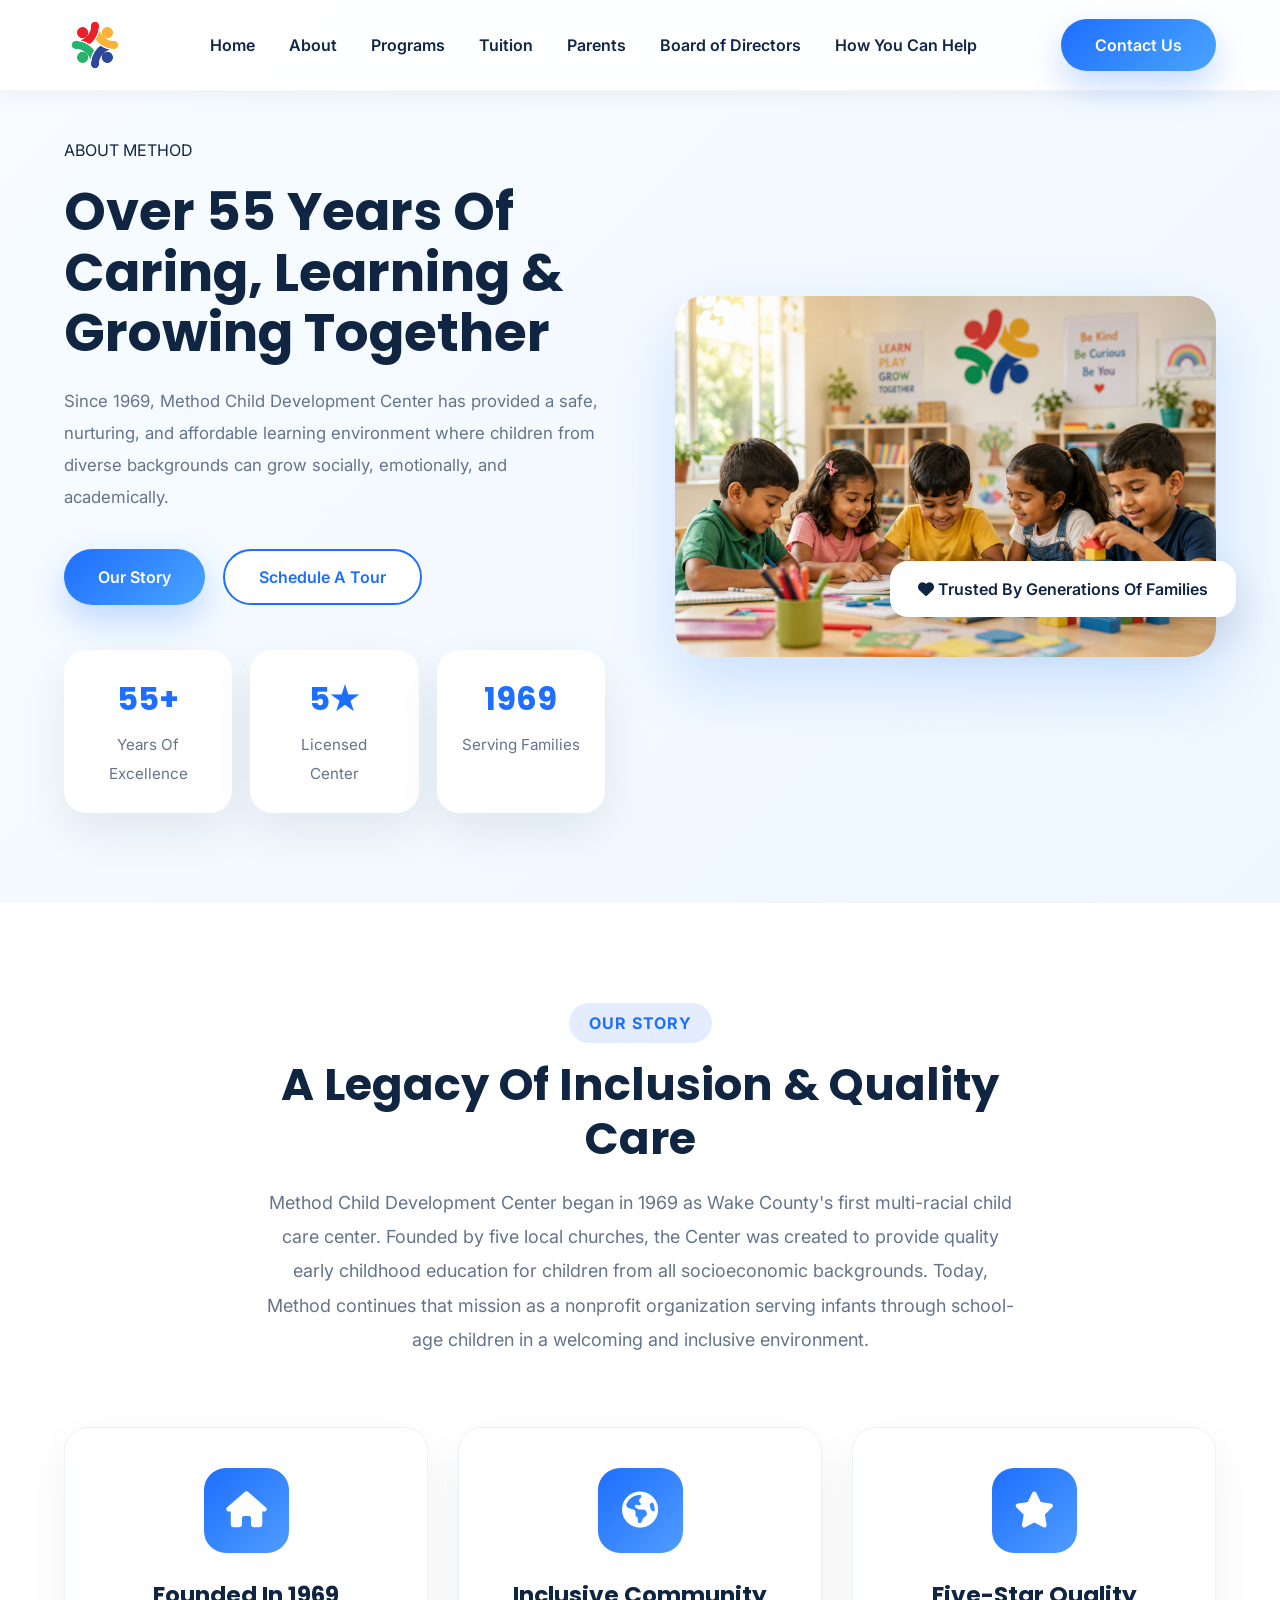
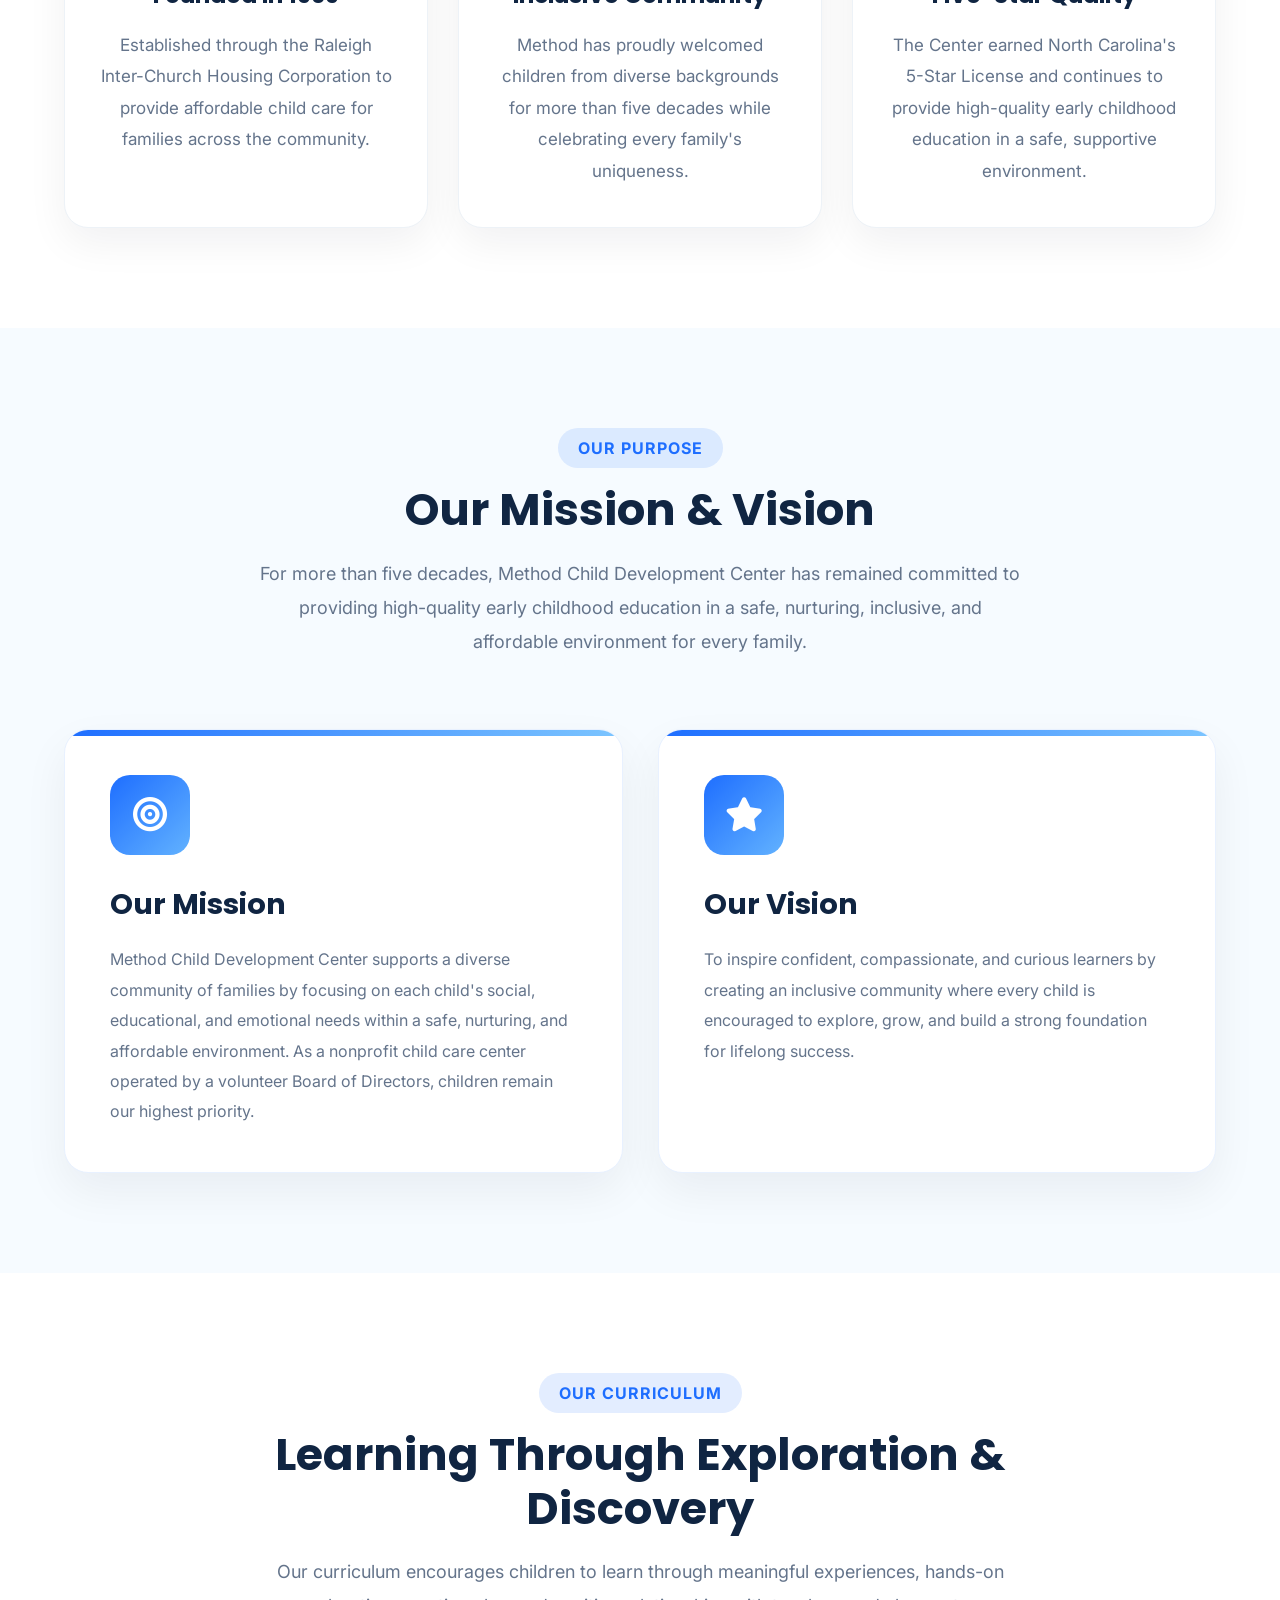
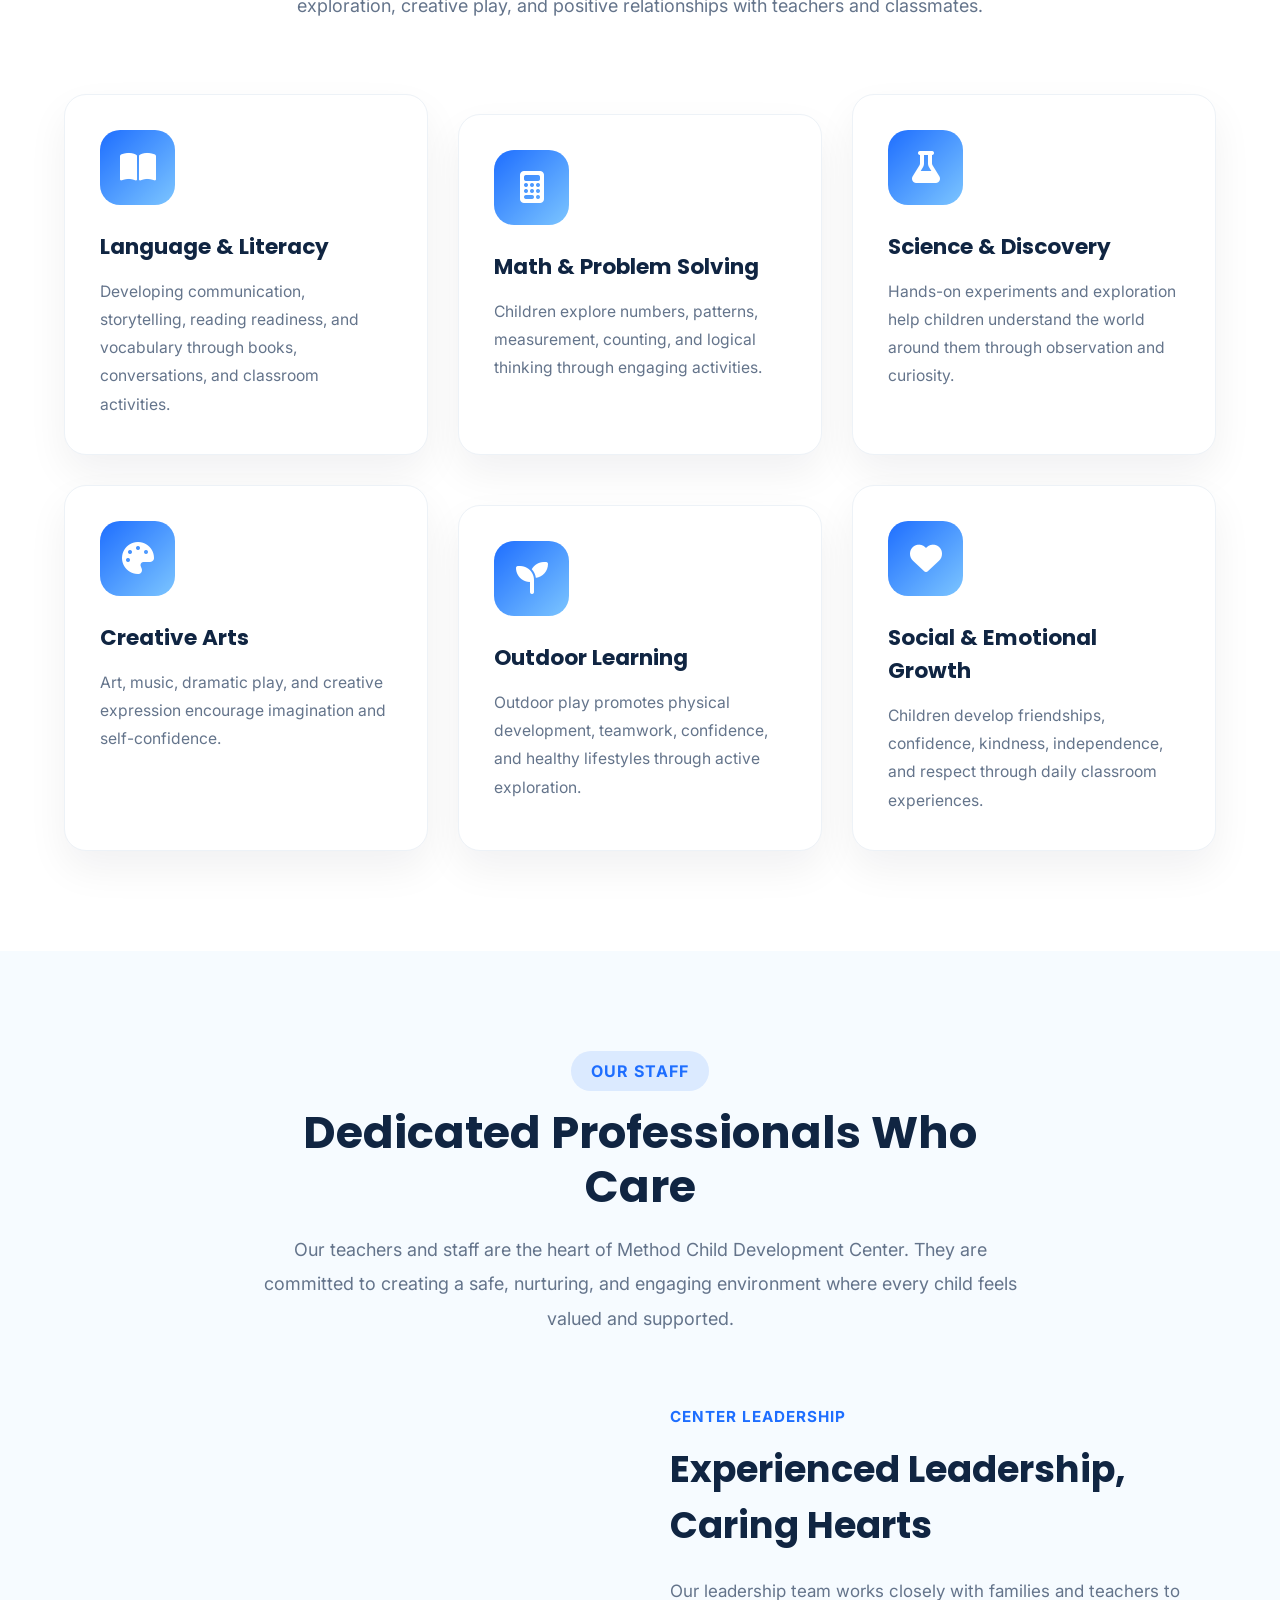
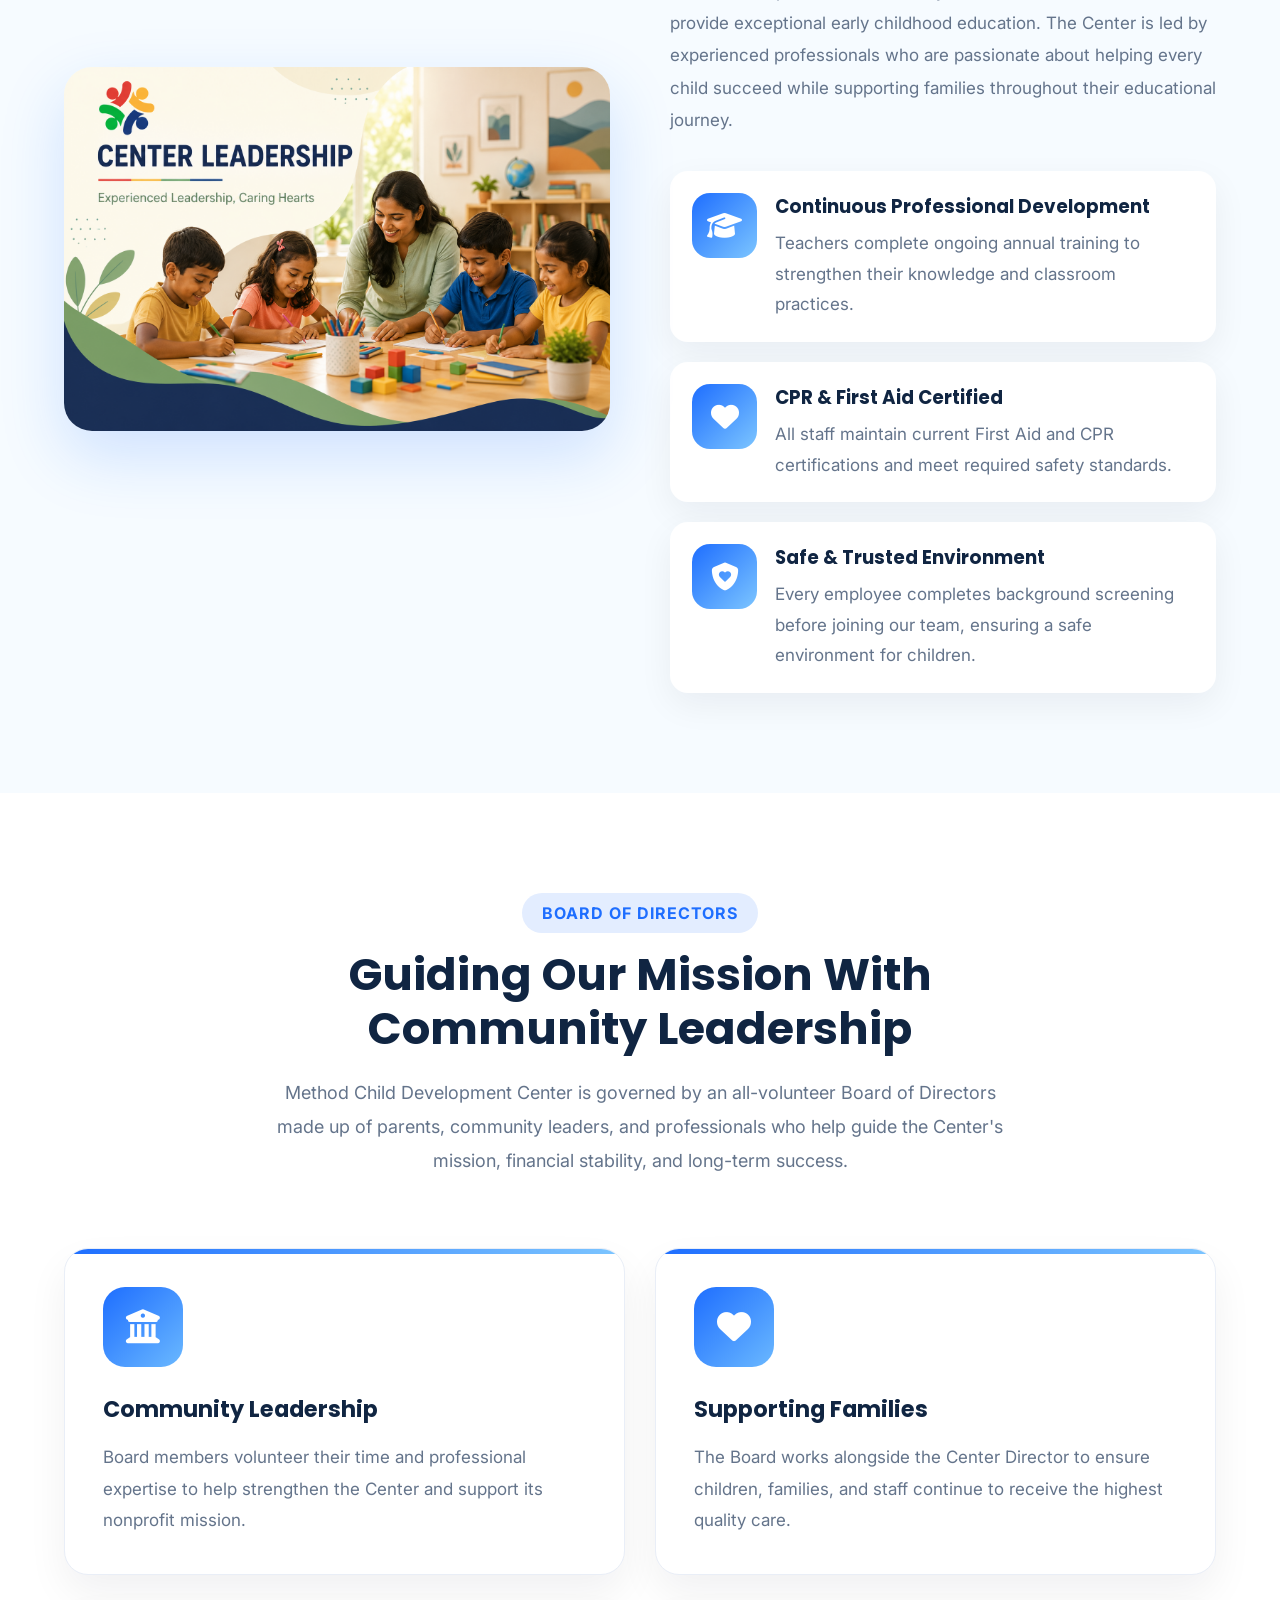
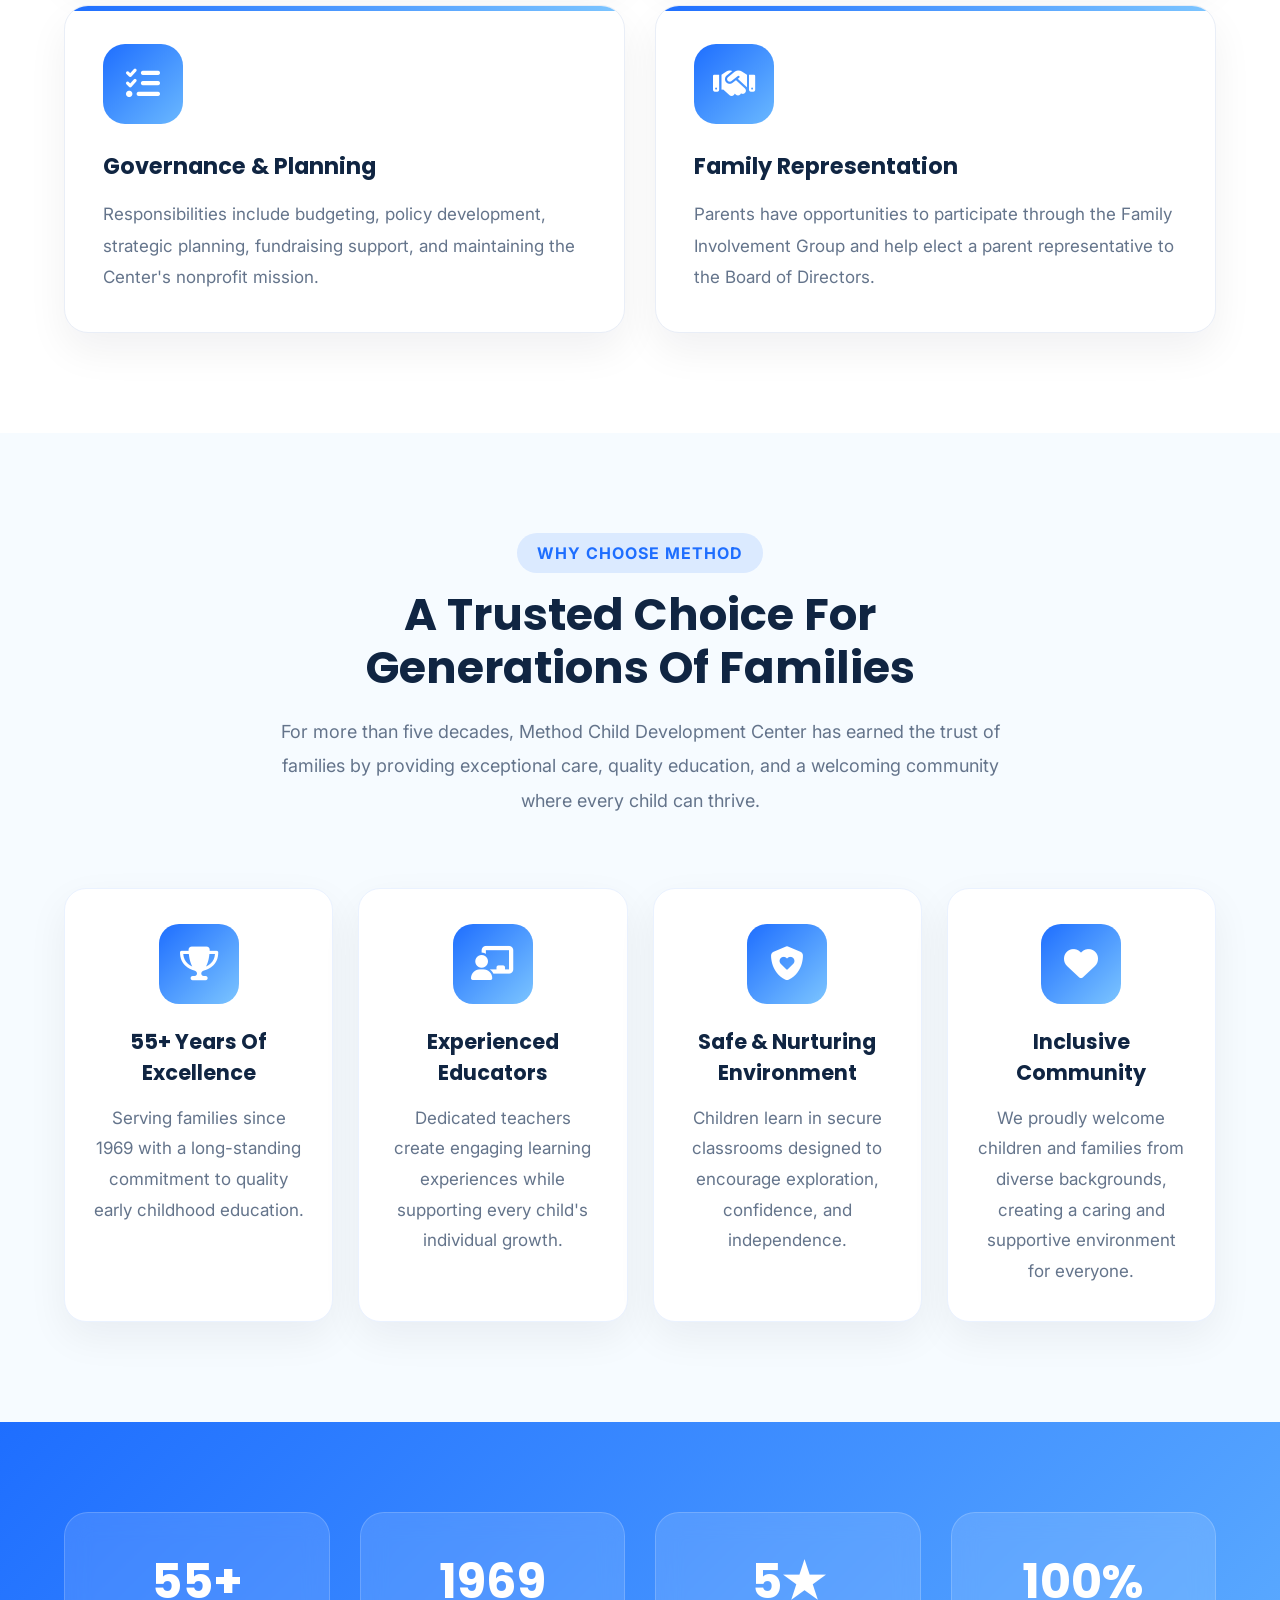
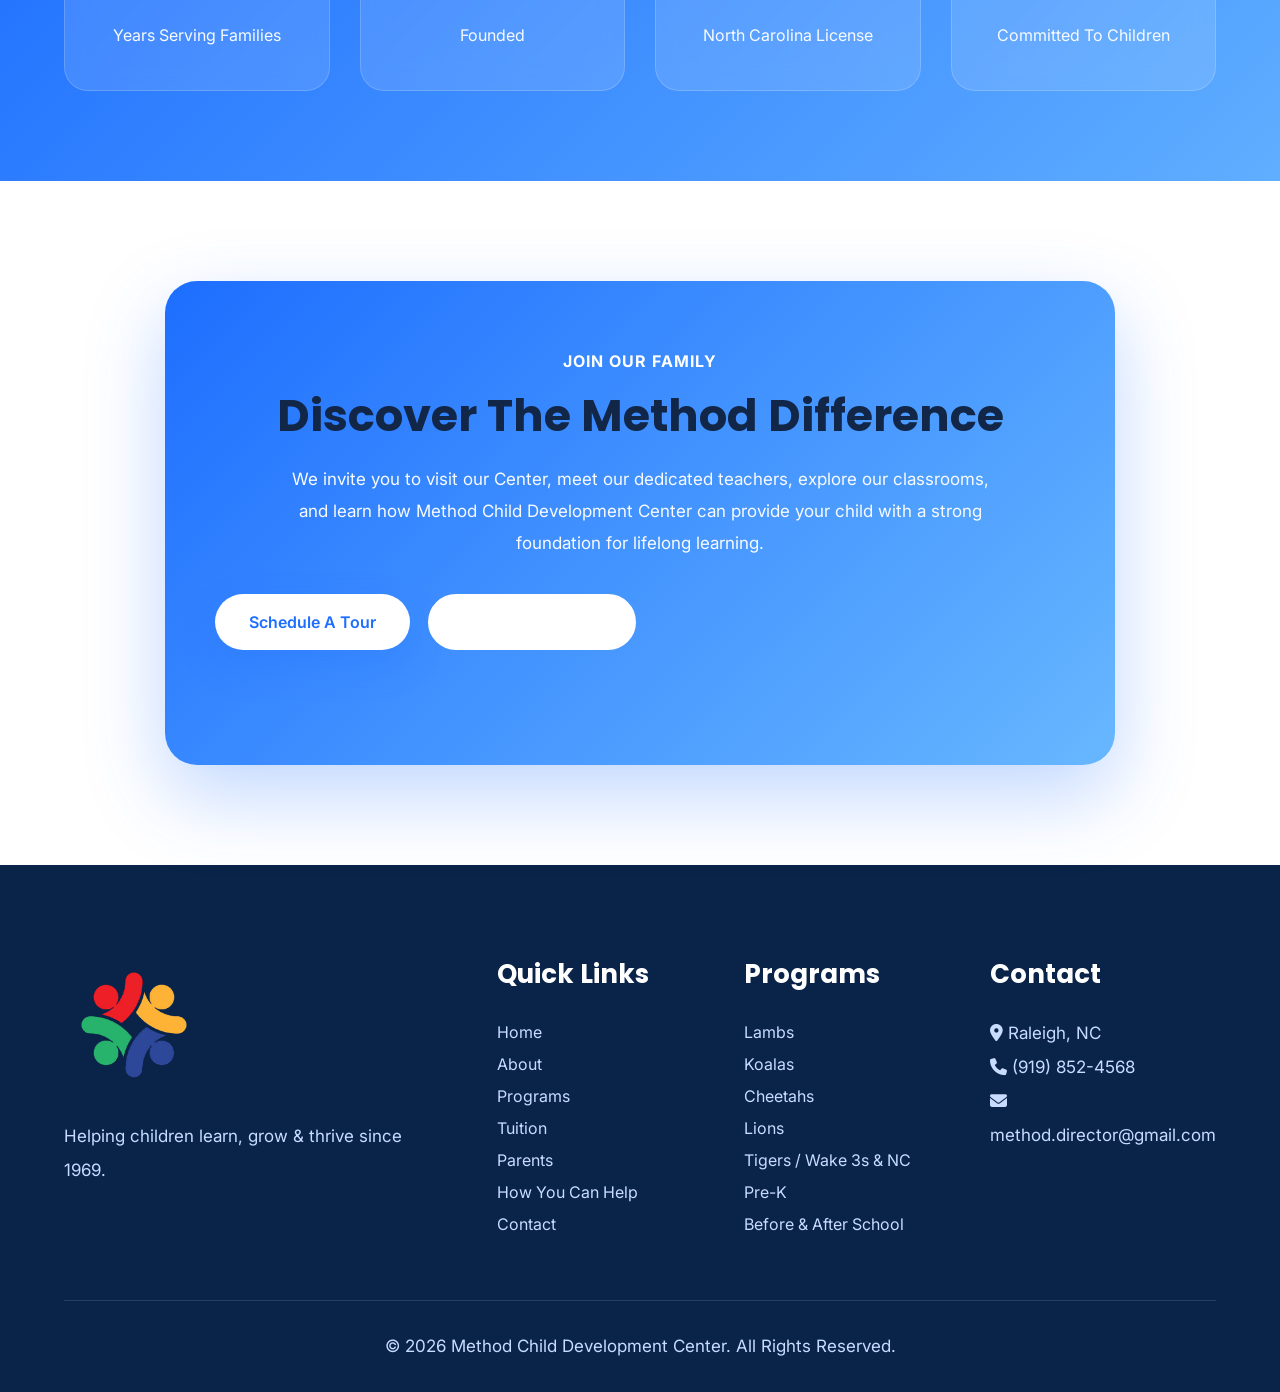
<file: about.html>
<!DOCTYPE html>
<html lang="en">

<head>

<meta charset="UTF-8">
<meta name="viewport" content="width=device-width, initial-scale=1.0">

<title>About-Us | Method Child Development Center</title>

<link rel="stylesheet" href="style.css">
<link rel="stylesheet" href="about.css">

<link rel="preconnect" href="https://fonts.googleapis.com">

<link href="https://fonts.googleapis.com/css2?family=Inter:wght@300;400;500;600;700&family=Poppins:wght@500;600;700;800&display=swap" rel="stylesheet">

  <link rel="stylesheet" href="https://cdnjs.cloudflare.com/ajax/libs/font-awesome/6.7.2/css/all.min.css">
</head>

<body>

<!-- HEADER -->

<header class="header">

<div class="container">

<div class="logo">

<a href="index.html">
<img src="assets/logo.png" alt="Method Logo">
</a>

</div>

<nav class="navbar">

<ul>

<li><a href="index.html">Home</a></li>

<li><a class="active" href="about.html">About</a></li>

<li><a href="programs.html">Programs</a></li>

<li><a href="tuition.html">Tuition</a></li>

<li><a href="parents.html">Parents</a></li>

<li><a class="active" href="board.html">Board of Directors</a></li>

<li><a href="help.html">How You Can Help</a></li>



</ul>

</nav>

<div class="header-btn">

<a href="contact.html" class="btn-primary">

Contact Us

</a>

</div>

<div class="menu-btn">

<i class="fa-solid fa-bars"></i>

</div>

</div>

</header>

<!-- HERO -->

<section class="about-hero">

<div class="container">

<div class="about-hero-grid">

<div class="about-left">

<span class="hero-tag">

ABOUT METHOD

</span>

<h1>

Over 55 Years Of Caring, Learning & Growing Together

</h1>

<p>

Since 1969, Method Child Development Center has provided a safe,
nurturing, and affordable learning environment where children from
diverse backgrounds can grow socially, emotionally, and academically.

</p>

<div class="hero-buttons">

<a href="#story" class="btn-primary">

Our Story

</a>

<a href="contact.html" class="btn-secondary">

Schedule A Tour

</a>

</div>

<div class="about-stats">

<div class="stat-box">

<h3>55+</h3>

<p>Years Of Excellence</p>

</div>

<div class="stat-box">

<h3>5★</h3>

<p>Licensed Center</p>

</div>

<div class="stat-box">

<h3>1969</h3>

<p>Serving Families</p>

</div>

</div>

</div>

<div class="about-right">

<div class="hero-image">

<img src="assets/about-hero.png"
alt="Children Learning">

</div>

<div class="floating-card">

<i class="fa-solid fa-heart"></i> Trusted By Generations Of Families

</div>

</div>

</div>

</div>

</section>

<!-- OUR STORY -->

<section class="our-story" id="story">

<div class="container">

<div class="section-heading">

<span>

OUR STORY

</span>

<h2>

A Legacy Of Inclusion & Quality Care

</h2>

<p>

Method Child Development Center began in 1969 as Wake County's first
multi-racial child care center. Founded by five local churches, the
Center was created to provide quality early childhood education for
children from all socioeconomic backgrounds. Today, Method continues
that mission as a nonprofit organization serving infants through
school-age children in a welcoming and inclusive environment.

</p>

</div>

<div class="story-grid">

<div class="story-card">

<div class="story-icon">

<i class="fa-solid fa-house"></i>

</div>

<h3>

Founded In 1969

</h3>

<p>

Established through the Raleigh Inter-Church Housing Corporation
to provide affordable child care for families across the community.

</p>

</div>

<div class="story-card">

<div class="story-icon">

<i class="fa-solid fa-earth-americas"></i>

</div>

<h3>

Inclusive Community

</h3>

<p>

Method has proudly welcomed children from diverse backgrounds
for more than five decades while celebrating every family's uniqueness.

</p>

</div>

<div class="story-card">

<div class="story-icon">

<i class="fa-solid fa-star"></i>

</div>

<h3>

Five-Star Quality

</h3>

<p>

The Center earned North Carolina's 5-Star License and continues
to provide high-quality early childhood education in a safe,
supportive environment.

</p>

</div>

</div>

</div>

</section>
<!--=====================================
MISSION & VISION
======================================-->

<section class="mission-vision">

<div class="container">

<div class="section-heading">

<span>

OUR PURPOSE

</span>

<h2>

Our Mission & Vision

</h2>

<p>

For more than five decades, Method Child Development Center has
remained committed to providing high-quality early childhood
education in a safe, nurturing, inclusive, and affordable
environment for every family.

</p>

</div>

<div class="mission-grid">

<!-- Mission -->

<div class="mission-card">

<div class="mission-icon">

<i class="fa-solid fa-bullseye"></i>

</div>

<h3>

Our Mission

</h3>

<p>

Method Child Development Center supports a diverse community of
families by focusing on each child's social, educational, and
emotional needs within a safe, nurturing, and affordable
environment. As a nonprofit child care center operated by a
volunteer Board of Directors, children remain our highest priority.

</p>

</div>

<!-- Vision -->

<div class="mission-card">

<div class="mission-icon">

<i class="fa-solid fa-star"></i>

</div>

<h3>

Our Vision

</h3>

<p>

To inspire confident, compassionate, and curious learners by
creating an inclusive community where every child is encouraged
to explore, grow, and build a strong foundation for lifelong
success.

</p>

</div>

</div>

</div>

</section>

<!--=====================================
CURRICULUM
======================================-->

<section class="about-curriculum">

<div class="container">

<div class="section-heading">

<span>

OUR CURRICULUM

</span>

<h2>

Learning Through Exploration & Discovery

</h2>

<p>

Our curriculum encourages children to learn through meaningful
experiences, hands-on exploration, creative play, and positive
relationships with teachers and classmates.

</p>

</div>

<div class="curriculum-grid">

<div class="curriculum-card">

<div class="curriculum-icon"><i class="fa-solid fa-book-open"></i></div>

<h3>Language & Literacy</h3>

<p>

Developing communication, storytelling,
reading readiness, and vocabulary through
books, conversations, and classroom activities.

</p>

</div>

<div class="curriculum-card">

<div class="curriculum-icon"><i class="fa-solid fa-calculator"></i></div>

<h3>Math & Problem Solving</h3>

<p>

Children explore numbers, patterns,
measurement, counting, and logical thinking
through engaging activities.

</p>

</div>

<div class="curriculum-card">

<div class="curriculum-icon"><i class="fa-solid fa-flask"></i></div>

<h3>Science & Discovery</h3>

<p>

Hands-on experiments and exploration help
children understand the world around them
through observation and curiosity.

</p>

</div>

<div class="curriculum-card">

<div class="curriculum-icon"><i class="fa-solid fa-palette"></i></div>

<h3>Creative Arts</h3>

<p>

Art, music, dramatic play, and creative
expression encourage imagination and
self-confidence.

</p>

</div>

<div class="curriculum-card">

<div class="curriculum-icon"><i class="fa-solid fa-seedling"></i></div>

<h3>Outdoor Learning</h3>

<p>

Outdoor play promotes physical development,
teamwork, confidence, and healthy lifestyles
through active exploration.

</p>

</div>

<div class="curriculum-card">

<div class="curriculum-icon"><i class="fa-solid fa-heart"></i></div>

<h3>Social & Emotional Growth</h3>

<p>

Children develop friendships, confidence,
kindness, independence, and respect through
daily classroom experiences.

</p>

</div>

</div>

</div>

</section>
<!--=====================================
OUR STAFF
======================================-->

<section class="our-staff">

<div class="container">

<div class="section-heading">

<span>

OUR STAFF

</span>

<h2>

Dedicated Professionals Who Care

</h2>

<p>

Our teachers and staff are the heart of Method Child Development
Center. They are committed to creating a safe, nurturing, and
engaging environment where every child feels valued and supported.

</p>

</div>

<div class="staff-highlight">

<div class="staff-image">

<img
src="/assets/leadership.png"
alt="Center Director">

</div>

<div class="staff-content">

<span>

CENTER LEADERSHIP

</span>

<h3>

Experienced Leadership, Caring Hearts

</h3>

<p>

Our leadership team works closely with families and teachers to
provide exceptional early childhood education. The Center is led by
experienced professionals who are passionate about helping every
child succeed while supporting families throughout their educational
journey.

</p>

<div class="staff-features">

<div class="staff-feature">

<div class="feature-icon"><i class="fa-solid fa-graduation-cap"></i></div>

<div>

<h4>

Continuous Professional Development

</h4>

<p>

Teachers complete ongoing annual training to strengthen their
knowledge and classroom practices.

</p>

</div>

</div>

<div class="staff-feature">

<div class="feature-icon"><i class="fa-solid fa-heart"></i></div>

<div>

<h4>

CPR & First Aid Certified

</h4>

<p>

All staff maintain current First Aid and CPR certifications and
meet required safety standards.

</p>

</div>

</div>

<div class="staff-feature">

<div class="feature-icon"><i class="fa-solid fa-shield-heart"></i></div>

<div>

<h4>

Safe & Trusted Environment

</h4>

<p>

Every employee completes background screening before joining our
team, ensuring a safe environment for children.

</p>

</div>

</div>

</div>

</div>

</div>

</div>

</section>

<!--=====================================
BOARD OF DIRECTORS
======================================-->

<section class="board-directors">

<div class="container">

<div class="section-heading">

<span>

BOARD OF DIRECTORS

</span>

<h2>

Guiding Our Mission With Community Leadership

</h2>

<p>

Method Child Development Center is governed by an all-volunteer
Board of Directors made up of parents, community leaders, and
professionals who help guide the Center's mission, financial
stability, and long-term success. 

</p>

</div>

<div class="board-grid">

<div class="board-card">

<div class="board-icon">

<i class="fa-solid fa-building-columns"></i>

</div>

<h3>

Community Leadership

</h3>

<p>

Board members volunteer their time and professional expertise to
help strengthen the Center and support its nonprofit mission. 

</p>

</div>

<div class="board-card">

<div class="board-icon">

<i class="fa-solid fa-heart"></i>

</div>

<h3>

Supporting Families

</h3>

<p>

The Board works alongside the Center Director to ensure children,
families, and staff continue to receive the highest quality care.

</p>

</div>

<div class="board-card">

<div class="board-icon">

<i class="fa-solid fa-list-check"></i>

</div>

<h3>

Governance & Planning

</h3>

<p>

Responsibilities include budgeting, policy development, strategic
planning, fundraising support, and maintaining the Center's
nonprofit mission.

</p>

</div>

<div class="board-card">

<div class="board-icon">

<i class="fa-solid fa-handshake"></i>

</div>

<h3>

Family Representation

</h3>

<p>

Parents have opportunities to participate through the Family
Involvement Group and help elect a parent representative to the
Board of Directors. 

</p>

</div>

</div>

</div>

</section>
<!--=====================================
WHY FAMILIES CHOOSE US
======================================-->

<section class="why-choose-about">

<div class="container">

<div class="section-heading">

<span>

WHY CHOOSE METHOD

</span>

<h2>

A Trusted Choice For Generations Of Families

</h2>

<p>

For more than five decades, Method Child Development Center has
earned the trust of families by providing exceptional care,
quality education, and a welcoming community where every child
can thrive.

</p>

</div>

<div class="choose-grid">

<div class="choose-card">

<div class="choose-icon">

<i class="fa-solid fa-trophy"></i>

</div>

<h3>

55+ Years Of Excellence

</h3>

<p>

Serving families since 1969 with a long-standing commitment to
quality early childhood education.

</p>

</div>

<div class="choose-card">

<div class="choose-icon">

<i class="fa-solid fa-chalkboard-user"></i>

</div>

<h3>

Experienced Educators

</h3>

<p>

Dedicated teachers create engaging learning experiences while
supporting every child's individual growth.

</p>

</div>

<div class="choose-card">

<div class="choose-icon">

<i class="fa-solid fa-shield-heart"></i>

</div>

<h3>

Safe & Nurturing Environment

</h3>

<p>

Children learn in secure classrooms designed to encourage
exploration, confidence, and independence.

</p>

</div>

<div class="choose-card">

<div class="choose-icon">

<i class="fa-solid fa-heart"></i>

</div>

<h3>

Inclusive Community

</h3>

<p>

We proudly welcome children and families from diverse
backgrounds, creating a caring and supportive environment
for everyone.

</p>

</div>

</div>

</div>

</section>

<!--=====================================
OUR IMPACT
======================================-->

<section class="about-impact">

<div class="container">

<div class="impact-grid">

<div class="impact-card">

<h2>

55+

</h2>

<p>

Years Serving Families

</p>

</div>

<div class="impact-card">

<h2>

1969

</h2>

<p>

Founded

</p>

</div>

<div class="impact-card">

<h2>

5★

</h2>

<p>

North Carolina License

</p>

</div>

<div class="impact-card">

<h2>

100%

</h2>

<p>

Committed To Children

</p>

</div>

</div>

</div>

</section>

<!--=====================================
CALL TO ACTION
======================================-->

<section class="about-cta">

<div class="container">

<div class="cta-card">

<span>

JOIN OUR FAMILY

</span>

<h2>

Discover The Method Difference

</h2>

<p>

We invite you to visit our Center, meet our dedicated teachers,
explore our classrooms, and learn how Method Child Development
Center can provide your child with a strong foundation for lifelong
learning.

</p>

<div class="hero-buttons">

<a
href="contact.html"
class="btn-primary">

Schedule A Tour

</a>

<a
href="programs.html"
class="btn-secondary">

Explore Programs

</a>

</div>

</div>

</div>

</section>

<!--=====================================
FOOTER
======================================-->

<footer>

<div class="container">

<div class="footer-grid">

<div>

<img src="assets/logo.png" class="footer-logo" alt="Method Logo">

<p>

Helping children learn,
grow & thrive since 1969.

</p>

</div>

<div>

<h3>

Quick Links

</h3>

<ul>

<li><a href="index.html">Home</a></li>
<li><a href="about.html">About</a></li>
<li><a href="programs.html">Programs</a></li>
<li><a href="tuition.html">Tuition</a></li>
<li><a href="parents.html">Parents</a></li>
<li><a href="help.html">How You Can Help</a></li>
<li><a href="contact.html">Contact</a></li>

</ul>

</div>

<div>

<h3>

Programs

</h3>

<ul>

                <li><a href="programs.html">Lambs</a></li>
<li><a href="programs.html">Koalas</a></li>
<li><a href="programs.html">Cheetahs</a></li>
<li><a href="programs.html">Lions</a></li>
<li><a href="programs.html">Tigers / Wake 3s & NC Pre-K</a></li>
<li><a href="programs.html">Before & After School</a></li>

</ul>

</div>

<div>

<h3>

Contact

</h3>

<p><i class="fa-solid fa-location-dot"></i> Raleigh, NC</p>

<p><i class="fa-solid fa-phone"></i> (919) 852-4568</p>

<p><i class="fa-solid fa-envelope"></i> method.director@gmail.com	</p>

</div>

</div>

<div class="copyright">

<p>

© 2026 Method Child Development Center.
All Rights Reserved.

</p>

</div>

</div>

</footer>

<script src="script.js"></script>

</body>

</html>
</file>
<file: style.css>
/*==================================================
RESET & GLOBAL
==================================================*/

*{
margin:0;
padding:0;
box-sizing:border-box;
}

html{
scroll-behavior:smooth;
scroll-padding-top:110px;
}

:root{

--primary:#1E6EFF;
--primary-dark:#195EE5;
--secondary:#7CC5FF;

--bg:#F6FBFF;
--bg-light:#EAF4FF;

--text:#122747;
--text-light:#5E718D;

--white:#ffffff;

--border:#D8E8FF;

--shadow-sm:0 10px 25px rgba(17,67,122,.06);
--shadow-md:0 18px 40px rgba(17,67,122,.10);
--shadow-lg:0 28px 70px rgba(17,67,122,.16);

--radius:22px;

}

body{

font-family:'Inter',sans-serif;
background:var(--bg);
color:var(--text);
overflow-x:hidden;
min-height:100vh;

}

body.menu-open{
	overflow:hidden;
}

.container{

width:90%;
max-width:1280px;
margin:auto;

}

img,
svg,
picture,
video,
iframe,
canvas,
embed,
object{
max-width:100%;
height:auto;
display:block;
}

img{
width:100%;
}

a{

text-decoration:none;

}

ul{

list-style:none;

}

section{

padding:110px 0;

}

/*==================================================
TYPOGRAPHY
==================================================*/

h1,
h2,
h3,
h4{

font-family:'Poppins',sans-serif;
font-weight:700;
color:var(--text);

}

h1{

font-size:64px;
line-height:1.1;

}

h2{

font-size:46px;
line-height:1.2;

}

h3{

font-size:26px;

}

p{

font-size:17px;
line-height:1.8;
color:var(--text-light);

}

/*==================================================
BUTTONS
==================================================*/

.btn-primary{

display:inline-flex;
align-items:center;
justify-content:center;

padding:16px 34px;

background:linear-gradient(
135deg,
#1E6EFF,
#4AA5FF
);

color:#fff;

font-weight:600;

border-radius:50px;

transition:.35s;

box-shadow:
0 15px 35px rgba(30,110,255,.25);

}

.btn-primary:hover{

transform:translateY(-4px);

box-shadow:
0 22px 40px rgba(30,110,255,.30);

}

.btn-secondary{

display:inline-flex;
align-items:center;
justify-content:center;

padding:16px 34px;

border:2px solid var(--primary);

border-radius:50px;

background:#fff;

color:var(--primary);

font-weight:600;

transition:.35s;

}

.btn-secondary:hover{

background:var(--primary);

color:#fff;

}

/*==================================================
HEADER
==================================================*/

.header{

position:fixed;

top:0;
left:0;

width:100%;

z-index:999;

background:rgba(255,255,255,.90);

backdrop-filter:blur(14px);

border-bottom:1px solid rgba(0,0,0,.04);

transition:.35s;

}

.header.scrolled{

box-shadow:var(--shadow-sm);

}

.header .container{

height:90px;

display:flex;

align-items:center;

justify-content:space-between;

}

.logo img{

height:62px;
width:auto;

}

.navbar ul{

display:flex;

align-items:center;

gap:34px;

}

.navbar a{

font-weight:600;

color:var(--text);

transition:.3s;

position:relative;

}

.navbar a::after{

content:"";

position:absolute;

left:0;
bottom:-8px;

width:0;

height:3px;

background:var(--primary);

border-radius:20px;

transition:.3s;

}

.navbar a:hover,
.navbar .active{

color:var(--primary);

}

.navbar a:hover::after,
.navbar .active::after{

width:100%;

}

.header-btn{

display:flex;

align-items:center;

gap:20px;

}

.menu-btn{

display:none;

font-size:30px;

cursor:pointer;

color:var(--primary);

}

/*==================================================
HERO
==================================================*/

.hero{

padding-top:180px;

padding-bottom:120px;

background:

linear-gradient(
180deg,
#F8FCFF 0%,
#EAF4FF 55%,
#FFFFFF 100%
);

position:relative;

overflow:hidden;

}

.hero::before{

content:"";

position:absolute;

width:450px;
height:450px;

background:#7CC5FF;

opacity:.18;

border-radius:50%;

top:-180px;
left:-120px;

filter:blur(80px);

}

.hero::after{

content:"";

position:absolute;

width:350px;
height:350px;

background:#1E6EFF;

opacity:.10;

border-radius:50%;

right:-120px;
bottom:-120px;

filter:blur(70px);

}

.hero-content{

display:grid;

grid-template-columns:1.1fr .9fr;

gap:70px;

align-items:center;

position:relative;

z-index:2;

}

.hero-badge{

display:inline-block;

padding:10px 20px;

border-radius:50px;

background:rgba(30,110,255,.12);

color:var(--primary);

font-weight:700;

margin-bottom:22px;

}

.hero h1{

margin-bottom:25px;

max-width:650px;

}

.hero p{

font-size:18px;

max-width:620px;

margin-bottom:35px;

}

.hero-buttons{

display:flex;

gap:18px;

margin-bottom:45px;

}

.hero-right{

position:relative;

}

.hero-right img{

border-radius:30px;

box-shadow:var(--shadow-lg);

transition:.5s;

}

.hero-right img:hover{

transform:translateY(-10px);

}

/*==================================================
HERO STATS
==================================================*/

.hero-stats{

display:flex;

gap:45px;

margin-top:20px;

}

.hero-stats div{

background:#fff;

padding:22px 28px;

border-radius:18px;

box-shadow:var(--shadow-sm);

min-width:150px;

text-align:center;

}

.hero-stats h3{

font-size:34px;

color:var(--primary);

margin-bottom:8px;

}

.hero-stats p{

font-size:14px;

margin:0;

}
/*==================================================
SECTION HEADING
==================================================*/

.section-heading{

text-align:center;
max-width:760px;
margin:0 auto 70px;

}

.section-heading span{

display:inline-block;

padding:10px 20px;

border-radius:50px;

background:rgba(30,110,255,.12);

color:var(--primary);

font-weight:700;

letter-spacing:.5px;

margin-bottom:18px;

}

.section-heading h2{

margin-bottom:18px;

}

.section-heading p{

font-size:18px;

}

/*==================================================
ABOUT SECTION
==================================================*/

.about{

background:#fff;

}

.about-grid{

display:grid;

grid-template-columns:1fr 1fr;

gap:80px;

align-items:center;

}

.about-image{

position:relative;

}

.about-image img{

border-radius:30px;

box-shadow:var(--shadow-lg);

transition:.5s;

}

.about-image img:hover{

transform:translateY(-8px);

}

.about-image::after{

content:"";

position:absolute;

right:-25px;
bottom:-25px;

width:180px;
height:180px;

border-radius:30px;

background:linear-gradient(
135deg,
#1E6EFF,
#7CC5FF
);

opacity:.12;

z-index:-1;

}

.section-tag{

display:inline-block;

padding:10px 20px;

background:rgba(30,110,255,.12);

color:var(--primary);

border-radius:50px;

font-weight:700;

margin-bottom:20px;

}

.about-content h2{

margin-bottom:22px;

max-width:600px;

}

.about-content p{

margin-bottom:22px;

}

/*==================================================
HOME PROGRAMS
==================================================*/

.home-programs{

background:linear-gradient(
180deg,
#F7FBFF,
#EAF4FF
);

}

.program-grid{

display:grid;

grid-template-columns:repeat(3,1fr);

gap:35px;

}

.program-card{

background:#fff;

border-radius:28px;

overflow:hidden;

box-shadow:var(--shadow-sm);

transition:.4s;

}

.program-card:hover{

transform:translateY(-12px);

box-shadow:var(--shadow-lg);

}

.program-card img{

height:240px;

object-fit:cover;

transition:.5s;

}

.program-card:hover img{

transform:scale(1.08);

}

.program-content{

padding:28px;

}

.program-content span{

display:inline-block;

font-size:14px;

font-weight:600;

padding:8px 16px;

border-radius:40px;

background:#EAF4FF;

color:var(--primary);

margin-bottom:15px;

}

.program-content h3{

margin-bottom:16px;

}

.program-content a{

font-weight:700;

color:var(--primary);

transition:.3s;

}

.program-content a:hover{

padding-left:8px;

}

/*==================================================
COMMON CARD EFFECT
==================================================*/

.program-card,
.about-image,
.hero-right img{

transition:
transform .35s,
box-shadow .35s;

}
/*==================================================
WHY CHOOSE US
==================================================*/

.why-us{

background:#ffffff;

}

.why-grid{

display:grid;

grid-template-columns:repeat(3,1fr);

gap:35px;

margin-top:20px;

}

.why-card{

background:#fff;

padding:40px 30px;

border-radius:28px;

text-align:center;

box-shadow:var(--shadow-sm);

border:1px solid #EEF4FF;

transition:.4s;

position:relative;

overflow:hidden;

}

.why-card::before{

content:"";

position:absolute;

top:0;
left:0;

width:100%;
height:5px;

background:linear-gradient(
90deg,
#1E6EFF,
#7CC5FF
);

transform:scaleX(0);

transition:.35s;

transform-origin:left;

}

.why-card:hover::before{

transform:scaleX(1);

}

.why-card:hover{

transform:translateY(-12px);

box-shadow:var(--shadow-lg);

}

.why-card img{

width:75px;
height:75px;

margin:0 auto 25px;

object-fit:contain;

}

.why-card h3{

margin-bottom:15px;

}

.why-card p{

font-size:15px;

}

/*==================================================
LEARNING ENVIRONMENT
==================================================*/

.learning-environment{

background:linear-gradient(
180deg,
#F8FCFF,
#EAF4FF
);

}

.gallery{

display:grid;

grid-template-columns:repeat(3,1fr);

grid-auto-rows:260px;

gap:22px;

}

.gallery-item{

overflow:hidden;

border-radius:24px;

box-shadow:var(--shadow-sm);

position:relative;

}

.gallery-item.large{

grid-row:span 2;

}

.gallery-item.wide{

grid-column:span 2;

}

.gallery-item img{

width:100%;
height:100%;

object-fit:cover;

transition:.6s;

}

.gallery-item:hover img{

transform:scale(1.08);

}

.gallery-item::after{

content:"";

position:absolute;

inset:0;

background:linear-gradient(
180deg,
transparent,
rgba(0,0,0,.18)
);

opacity:0;

transition:.35s;

}

.gallery-item:hover::after{

opacity:1;

}

/*==================================================
TESTIMONIALS
==================================================*/

.testimonials{

background:#fff;

}

.testimonial-grid{

display:grid;

grid-template-columns:repeat(3,1fr);

gap:35px;

}

.testimonial-card{

background:#fff;

padding:38px 32px;

border-radius:26px;

box-shadow:var(--shadow-sm);

transition:.35s;

position:relative;

}

.testimonial-card:hover{

transform:translateY(-10px);

box-shadow:var(--shadow-lg);

}

.stars{

font-size:22px;

color:#FFC107;

margin-bottom:18px;

}

.testimonial-card p{

font-style:italic;

margin-bottom:22px;

}

.testimonial-card h4{

margin-bottom:6px;

}

.testimonial-card span{

color:var(--primary);

font-size:14px;

font-weight:600;

}

/*==================================================
ENROLLMENT
==================================================*/

.enrollment{

background:linear-gradient(
180deg,
#F8FCFF,
#EAF4FF
);

}

.steps{

display:grid;

grid-template-columns:repeat(4,1fr);

gap:30px;

margin-top:50px;

}

.step{

background:#fff;

padding:38px 28px;

border-radius:24px;

text-align:center;

box-shadow:var(--shadow-sm);

transition:.35s;

position:relative;

}

.step:hover{

transform:translateY(-10px);

box-shadow:var(--shadow-lg);

}

.step::before{

content:"";

position:absolute;

top:28px;
right:-18px;

width:36px;
height:4px;

background:#7CC5FF;

}

.step:last-child::before{

display:none;

}

.step img{

width:70px;
height:70px;

margin:0 auto 22px;

object-fit:contain;

}

.step h3{

margin-bottom:15px;

}

.step p{

font-size:15px;

}

/*==================================================
COMMON HOVER EFFECTS
==================================================*/

.why-card,
.gallery-item,
.testimonial-card,
.step{

transition:
transform .35s,
box-shadow .35s;

}

.why-card:hover,
.gallery-item:hover,
.testimonial-card:hover,
.step:hover{

box-shadow:0 25px 60px rgba(17,67,122,.15);

}
/*==================================================
CTA SECTION
==================================================*/

.cta{

padding:120px 0;

background:
linear-gradient(
135deg,
#1E6EFF,
#56B5FF
);

text-align:center;

color:#fff;

position:relative;

overflow:hidden;

}

.cta::before{

content:"";

position:absolute;

width:350px;
height:350px;

border-radius:50%;

background:rgba(255,255,255,.10);

top:-120px;
left:-120px;

}

.cta::after{

content:"";

position:absolute;

width:300px;
height:300px;

border-radius:50%;

background:rgba(255,255,255,.08);

bottom:-120px;
right:-100px;

}

.cta h2{

color:#fff;

font-size:48px;

margin-bottom:20px;

position:relative;
z-index:2;

}

.cta p{

color:#EAF5FF;

max-width:700px;

margin:0 auto 40px;

position:relative;
z-index:2;

}

.cta .hero-buttons{

justify-content:center;

position:relative;
z-index:2;

}

.cta .btn-secondary{

background:#fff;

color:var(--primary);

border:none;

}

/*==================================================
CONTACT
==================================================*/

.contact-home{

background:#fff;

}

.contact-grid{

display:grid;

grid-template-columns:1fr 1fr;

gap:70px;

align-items:center;

}

.contact-grid h2{

margin:20px 0;

}

.contact-grid form{

background:#fff;

padding:40px;

border-radius:28px;

box-shadow:var(--shadow-md);

display:flex;

flex-direction:column;

gap:20px;

}

.contact-grid input,
.contact-grid textarea{

width:100%;

padding:18px 20px;

border:1px solid var(--border);

border-radius:16px;

font-size:16px;

font-family:inherit;

outline:none;

transition:.3s;

}

.contact-grid textarea{

height:180px;

resize:none;

}

.contact-grid input:focus,
.contact-grid textarea:focus{

border-color:var(--primary);

box-shadow:0 0 0 4px rgba(30,110,255,.10);

}

.contact-grid button{

padding:18px;

background:linear-gradient(
135deg,
#1E6EFF,
#58B6FF
);

border:none;

color:#fff;

font-weight:600;

border-radius:50px;

cursor:pointer;

transition:.35s;

}

.contact-grid button:hover{

transform:translateY(-4px);

}

/*==================================================
FOOTER
==================================================*/

footer{

background:#0A2348;

padding:90px 0 30px;

color:#fff;

}

.footer-logo{

width:140px;

margin-bottom:24px;

}

.footer-grid{

display:grid;

grid-template-columns:2fr 1fr 1fr 1fr;

gap:60px;

margin-bottom:60px;

}

.footer-grid h3{

color:#fff;

margin-bottom:22px;

}

.footer-grid p,
.footer-grid li,
.footer-grid a{

color:#C8DCFF;

line-height:2;

transition:.3s;

}

.footer-grid a:hover{

color:#fff;

padding-left:6px;

}

.copyright{

padding-top:30px;

border-top:1px solid rgba(255,255,255,.12);

text-align:center;

}

.copyright p{

color:#C8DCFF;

}

/*==================================================
RESPONSIVE
==================================================*/

@media(max-width:1100px){

.hero-content,
.about-grid,
.contact-grid,
.footer-grid{

grid-template-columns:1fr !important;

}

.program-grid,
.why-grid,
.testimonial-grid{

grid-template-columns:repeat(2,1fr) !important;

}

.steps{

grid-template-columns:repeat(2,1fr) !important;

}

.gallery{

grid-template-columns:repeat(2,1fr) !important;

}

}

@media(max-width:768px){

section{

padding:80px 0 !important;

}

h1{

font-size:42px !important;

}

h2{

font-size:34px !important;

}

p{

font-size:16px !important;

}

.header .container{

height:76px !important;

}

.hero{

padding-top:140px !important;

}

.hero-content{

grid-template-columns:1fr !important;
text-align:center !important;
gap:36px !important;

}

.hero-buttons{

flex-direction:column !important;
align-items:center !important;
gap:14px !important;

}

.hero-buttons a,
.hero-buttons button{

width:min(100%,320px) !important;

}

.hero-stats{

flex-direction:column !important;
align-items:center !important;
gap:18px !important;

}

.hero-stats div{

width:min(100%,320px) !important;

}

.program-grid,
.why-grid,
.gallery,
.testimonial-grid,
.steps{

grid-template-columns:1fr !important;

}

.navbar{

display:none !important;
position:fixed !important;
top:76px !important;
left:0 !important;
right:0 !important;
bottom:auto !important;
max-height:calc(100dvh - 76px) !important;
overflow-y:auto !important;
background:rgba(255,255,255,.98) !important;
padding:24px 24px 28px !important;
box-shadow:var(--shadow-sm) !important;
z-index:1090 !important;

}

.navbar.active{

display:block !important;

}

.navbar.active ul{

display:flex !important;
flex-direction:column !important;
align-items:flex-start !important;
gap:18px !important;

}

.navbar a{

display:block !important;
width:100% !important;
padding:8px 0 !important;
font-size:1rem !important;

}

.header-btn{

display:none !important;

}

.menu-btn{

display:flex !important;
align-items:center !important;
justify-content:center !important;
width:44px !important;
height:44px !important;
border-radius:50% !important;
background:rgba(30,110,255,.10) !important;

}

body.menu-open{
	overflow:hidden !important;

}

.hero::before,
.hero::after,
.about-image::after,
.contact-hero::before,
.contact-hero::after,
.tuition-hero::before,
.tuition-hero::after,
.board-hero::before,
.board-hero::after,
.floating-card,
.hero-badge-card,
.license-badge,
.donate-badge{
	display:none !important;

}

.hero-left h1,
.hero h1,
.about-left h1,
.help-left h1,
.parents-left h1,
.tuition-left h1,
.contact-hero h1,
.board-hero h1,
.left h1,
.program-hero .left h1,
.section-heading h2,
.donate-content h2{

max-width:100% !important;
overflow-wrap:anywhere !important;

}

.footer-grid{

gap:40px !important;

}

.footer-grid > div{

min-width:0 !important;

}

.contact-grid form{

padding:25px !important;

}

.input-group{

grid-template-columns:1fr !important;

}

.input-box input,
.input-box select,
.input-box textarea,
.contact-form-box button,
.contact-form-box .btn-primary,
.contact-form-box .btn-secondary{

width:100% !important;
max-width:100% !important;
box-sizing:border-box !important;

}

.footer{

padding:60px 0 30px !important;

}

}

@media(max-width:576px){

.container{

width:92% !important;

}

.hero h1{

font-size:34px !important;

}

.section-heading h2{

font-size:30px !important;

}

.btn-primary,
.btn-secondary{

width:100% !important;

}

.cta h2{

font-size:32px !important;

}

}

@media(max-width:480px){

section{

padding:70px 0 !important;

}

.hero h1,
.about-left h1,
.help-left h1,
.parents-left h1,
.tuition-left h1,
.contact-hero h1,
.board-hero h1,
.left h1{

font-size:32px !important;
line-height:1.18 !important;

}

.hero-stats div,
.program-card,
.why-card,
.resource-card,
.contact-card,
.tuition-card,
.story-card,
.mission-card,
.option-card,
.communication-card,
.feature-item,
.board-info-card,
.contact-form-box,
.contact-map{

padding:24px !important;

}

}

@media(max-width:430px){

.header .container{

padding:0 4px !important;

}

.logo img{

height:50px !important;

}

.hero{

padding-top:130px !important;

}

.hero-buttons a,
.hero-buttons button,
.btn-primary,
.btn-secondary{

padding:14px 24px !important;

}

}

@media(max-width:414px){

.container{

width:94% !important;

}

.footer-grid{

gap:28px !important;

}

.program-content,
.why-card,
.contact-card,
.tuition-card,
.story-card,
.option-card,
.communication-card,
.feature-item{

padding:22px !important;

}

}

@media(max-width:390px){

h1{

font-size:30px !important;

}

h2{

font-size:28px !important;

}

.hero-badge,
.section-tag,
.hero-tag,
.btn-primary,
.btn-secondary{

font-size:14px !important;

}

}

@media(max-width:375px){

section{

padding:64px 0 !important;

}

.hero{

padding-top:124px !important;

}

.hero-buttons a,
.hero-buttons button,
.btn-primary,
.btn-secondary{

width:100% !important;

}

}

/*==================================================
ANIMATIONS
==================================================*/

[data-reveal]{

opacity:0;

transform:translateY(50px);

transition:
opacity .8s ease,
transform .8s ease;

}

[data-reveal].active{

opacity:1;

transform:none;

}

@keyframes float{

0%{

transform:translateY(0);

}

50%{

transform:translateY(-12px);

}

100%{

transform:translateY(0);

}

}

.hero-right img{

animation:float 6s ease-in-out infinite;

}

/*==================================================
SCROLLBAR
==================================================*/

::-webkit-scrollbar{

width:10px;

}

::-webkit-scrollbar-thumb{

background:#1E6EFF;

border-radius:10px;

}

::-webkit-scrollbar-track{

background:#EDF5FF;

}

::selection{

background:#1E6EFF;

color:#fff;

}
</file>
<file: about.css>
/*=====================================
ABOUT HERO
======================================*/

.icon{
    width:70px;
    height:70px;
    border-radius:20px;
    display:flex;
    justify-content:center;
    align-items:center;
    background:linear-gradient(135deg,#1E6EFF,#7CC5FF);
    color:#ffffff;
    font-size:28px;
    box-shadow:0 15px 35px rgba(30,110,255,.20);
    transition:.35s ease;
}

.icon:hover{
    transform:translateY(-8px) rotate(-8deg);
    box-shadow:0 22px 45px rgba(30,110,255,.28);
}

.about-hero{
    padding:140px 0 90px;
    background:linear-gradient(135deg,#F8FCFF 0%,#EEF7FF 100%);
    overflow:hidden;
}

.about-hero-grid{
    display:grid;
    grid-template-columns:repeat(2,1fr);
    gap:70px;
    align-items:center;
}

.about-left h1{
    font-size:3.3rem;
    line-height:1.15;
    color:#102542;
    margin:22px 0;
}

.about-left p{
    color:#64748B;
    font-size:1.05rem;
    line-height:1.9;
    margin-bottom:35px;
}

.about-stats{
    display:flex;
    gap:18px;
    margin-top:40px;
    flex-wrap:wrap;
}

.stat-box{
    flex:1;
    min-width:150px;
    background:#fff;
    padding:25px;
    border-radius:22px;
    text-align:center;
    box-shadow:0 18px 45px rgba(15,23,42,.08);
    transition:.35s ease;
}

.stat-box:hover{
    transform:translateY(-8px);
    box-shadow:0 28px 60px rgba(30,110,255,.15);
}

.stat-box h3{
    font-size:2rem;
    color:#1E6EFF;
    margin-bottom:8px;
}

.stat-box p{
    margin:0;
    color:#64748B;
    font-size:.95rem;
}

.about-right{
    position:relative;
}

.hero-image{
    overflow:hidden;
    border-radius:28px;
    box-shadow:0 25px 65px rgba(30,110,255,.18);
}

.hero-image img{
    width:100%;
    display:block;
    transition:.45s;
}

.hero-image:hover img{
    transform:scale(1.05);
}

.floating-card{
    position:absolute;
    right:-20px;
    bottom:40px;
    background:#fff;
    color:#102542;
    padding:18px 28px;
    border-radius:18px;
    font-weight:600;
    box-shadow:0 18px 45px rgba(15,23,42,.15);
}

/*=====================================
OUR STORY
======================================*/

.our-story{
    padding:100px 0;
    background:#fff;
}

.story-grid{
    display:grid;
    grid-template-columns:repeat(3,1fr);
    gap:30px;
}

.story-card{
    background:#fff;
    padding:40px 35px;
    border-radius:24px;
    border:1px solid #EDF2F7;
    text-align:center;
    box-shadow:0 15px 40px rgba(15,23,42,.06);
    transition:.35s ease;
}

.story-card:hover{
    transform:translateY(-10px);
    box-shadow:0 30px 70px rgba(30,110,255,.15);
}

.story-icon{
    width:85px;
    height:85px;
    margin:0 auto 25px;
    border-radius:22px;
    background:linear-gradient(135deg,#1E6EFF,#4F9DFF);
    display:flex;
    align-items:center;
    justify-content:center;
    color:#fff;
    font-size:36px;
}

.story-card h3{
    color:#102542;
    font-size:1.45rem;
    margin-bottom:18px;
}

.story-card p{
    color:#64748B;
    line-height:1.85;
}

/*=====================================
COMMON SECTION HEADING
======================================*/

.section-heading{
    max-width:760px;
    margin:0 auto 70px;
    text-align:center;
}

.section-heading span{
    display:inline-block;
    color:#1E6EFF;
    font-weight:700;
    letter-spacing:1px;
    margin-bottom:15px;
}

.section-heading h2{
    font-size:2.8rem;
    color:#102542;
    margin-bottom:20px;
}

.section-heading p{
    color:#64748B;
    line-height:1.9;
}
/*=====================================
MISSION & VISION
======================================*/

.mission-vision{
    padding:100px 0;
    background:#F6FBFF;
}

.mission-grid{
    display:grid;
    grid-template-columns:repeat(2,1fr);
    gap:35px;
}

.mission-card{
    background:#fff;
    padding:45px;
    border-radius:24px;
    box-shadow:0 18px 45px rgba(15,23,42,.06);
    border:1px solid #E8F1FF;
    transition:.35s ease;
    position:relative;
    overflow:hidden;
}

.mission-card::before{
    content:"";
    position:absolute;
    top:0;
    left:0;
    width:100%;
    height:6px;
    background:linear-gradient(90deg,#1E6EFF,#7CC5FF);
}

.mission-card:hover{
    transform:translateY(-10px);
    box-shadow:0 30px 70px rgba(30,110,255,.16);
}

.mission-icon{
    width:80px;
    height:80px;
    border-radius:20px;
    background:linear-gradient(135deg,#1E6EFF,#62B2FF);
    display:flex;
    align-items:center;
    justify-content:center;
    color:#fff;
    font-size:34px;
    margin-bottom:28px;
}

.mission-card h3{
    font-size:1.8rem;
    color:#102542;
    margin-bottom:18px;
}

.mission-card p{
    color:#64748B;
    line-height:1.9;
    font-size:1rem;
}

/*=====================================
CURRICULUM
======================================*/

.about-curriculum{
    padding:100px 0;
    background:#fff;
}

.curriculum-grid{
    display:grid;
    grid-template-columns:repeat(3,1fr);
    gap:30px;
}

.curriculum-card{
    background:#fff;
    padding:35px;
    border-radius:22px;
    border:1px solid #EDF2F7;
    box-shadow:0 18px 40px rgba(15,23,42,.06);
    transition:.35s;
}

.curriculum-card:hover{
    transform:translateY(-10px);
    box-shadow:0 28px 65px rgba(30,110,255,.15);
}

.curriculum-icon{
    width:75px;
    height:75px;
    border-radius:20px;
    background:linear-gradient(135deg,#1E6EFF,#7CC5FF);
    color:#fff;
    display:flex;
    justify-content:center;
    align-items:center;
    font-size:32px;
    margin-bottom:25px;
}

.curriculum-card h3{
    font-size:1.35rem;
    color:#102542;
    margin-bottom:15px;
}

.curriculum-card p{
    color:#64748B;
    line-height:1.8;
    font-size:.98rem;
}

.curriculum-card:nth-child(2){
    margin-top:20px;
}

.curriculum-card:nth-child(5){
    margin-top:20px;
}

.curriculum-card:hover .curriculum-icon{
    transform:rotate(-8deg) scale(1.08);
    transition:.35s;
}
/*=====================================
OUR STAFF
======================================*/

.our-staff{
    padding:100px 0;
    background:#F6FBFF;
}

.staff-highlight{
    display:grid;
    grid-template-columns:1fr 1fr;
    gap:60px;
    align-items:center;
}

.staff-image{
    position:relative;
}

.staff-image img{
    width:100%;
    display:block;
    border-radius:28px;
    box-shadow:0 25px 65px rgba(30,110,255,.18);
}

.staff-content span{
    display:inline-block;
    color:#1E6EFF;
    font-size:.95rem;
    font-weight:700;
    letter-spacing:1px;
    margin-bottom:15px;
}

.staff-content h3{
    font-size:2.3rem;
    color:#102542;
    margin-bottom:22px;
}

.staff-content>p{
    color:#64748B;
    line-height:1.9;
    margin-bottom:35px;
}

.staff-features{
    display:flex;
    flex-direction:column;
    gap:20px;
}

.staff-feature{
    display:flex;
    gap:18px;
    background:#fff;
    padding:22px;
    border-radius:18px;
    box-shadow:0 12px 35px rgba(15,23,42,.06);
    transition:.35s;
}

.staff-feature:hover{
    transform:translateX(10px);
    box-shadow:0 22px 45px rgba(30,110,255,.12);
}

.feature-icon{
    width:65px;
    height:65px;
    min-width:65px;
    border-radius:18px;
    background:linear-gradient(135deg,#1E6EFF,#7CC5FF);
    display:flex;
    align-items:center;
    justify-content:center;
    font-size:28px;
    color:#fff;
}

.staff-feature h4{
    color:#102542;
    font-size:1.15rem;
    margin-bottom:8px;
}

.staff-feature p{
    color:#64748B;
    line-height:1.8;
}

/*=====================================
BOARD OF DIRECTORS
======================================*/

.board-directors{
    padding:100px 0;
    background:#fff;
}

.board-grid{
    display:grid;
    grid-template-columns:repeat(2,1fr);
    gap:30px;
}

.board-card{
    background:#fff;
    border:1px solid #E9EEF7;
    border-radius:24px;
    padding:38px;
    box-shadow:0 18px 40px rgba(15,23,42,.06);
    transition:.35s;
    position:relative;
    overflow:hidden;
}

.board-card::before{
    content:"";
    position:absolute;
    left:0;
    top:0;
    width:100%;
    height:5px;
    background:linear-gradient(90deg,#1E6EFF,#7CC5FF);
}

.board-card:hover{
    transform:translateY(-10px);
    box-shadow:0 28px 60px rgba(30,110,255,.15);
}

.board-icon{
    width:80px;
    height:80px;
    border-radius:22px;
    background:linear-gradient(135deg,#1E6EFF,#6AB8FF);
    display:flex;
    align-items:center;
    justify-content:center;
    font-size:34px;
    color:#fff;
    margin-bottom:25px;
}

.board-card h3{
    color:#102542;
    font-size:1.4rem;
    margin-bottom:16px;
}

.board-card p{
    color:#64748B;
    line-height:1.85;
}

.board-card:hover .board-icon{
    transform:rotate(-8deg) scale(1.08);
    transition:.35s;
}
/*=====================================
WHY CHOOSE US
======================================*/

.why-choose-about{
    padding:100px 0;
    background:#F6FBFF;
}

.choose-grid{
    display:grid;
    grid-template-columns:repeat(4,1fr);
    gap:25px;
}

.choose-card{
    background:#fff;
    padding:35px 28px;
    border-radius:22px;
    text-align:center;
    border:1px solid #EAF2FF;
    box-shadow:0 15px 40px rgba(15,23,42,.06);
    transition:.35s ease;
}

.choose-card:hover{
    transform:translateY(-10px);
    box-shadow:0 28px 65px rgba(30,110,255,.16);
}

.choose-icon{
    width:80px;
    height:80px;
    margin:0 auto 22px;
    border-radius:20px;
    display:flex;
    justify-content:center;
    align-items:center;
    font-size:34px;
    color:#fff;
    background:linear-gradient(135deg,#1E6EFF,#7CC5FF);
}

.choose-card h3{
    font-size:1.3rem;
    color:#102542;
    margin-bottom:15px;
}

.choose-card p{
    color:#64748B;
    line-height:1.8;
}

/*=====================================
IMPACT
======================================*/

.about-impact{
    padding:90px 0;
    background:linear-gradient(135deg,#1E6EFF,#5FAEFF);
}

.impact-grid{
    display:grid;
    grid-template-columns:repeat(4,1fr);
    gap:30px;
}

.impact-card{
    text-align:center;
    background:rgba(255,255,255,.12);
    backdrop-filter:blur(12px);
    border:1px solid rgba(255,255,255,.18);
    border-radius:24px;
    padding:40px 25px;
}

.impact-card h2{
    font-size:3rem;
    color:#fff;
    margin-bottom:10px;
}

.impact-card p{
    color:#F8FBFF;
    font-size:1rem;
}

/*=====================================
CTA
======================================*/

.about-cta{
    padding:100px 0;
    background:#fff;
}

.cta-card{
    max-width:950px;
    margin:auto;
    text-align:center;
    background:linear-gradient(135deg,#1E6EFF,#67B7FF);
    color:#fff;
    padding:70px 50px;
    border-radius:32px;
    box-shadow:0 30px 80px rgba(30,110,255,.28);
}

.cta-card span{
    display:inline-block;
    letter-spacing:1px;
    font-weight:700;
    margin-bottom:18px;
}

.cta-card h2{
    font-size:2.8rem;
    margin-bottom:20px;
}

.cta-card p{
    max-width:700px;
    margin:0 auto 35px;
    line-height:1.9;
    color:#F8FBFF;
}

.cta-card .btn-primary{
    background:#fff;
    color:#1E6EFF;
}

.cta-card .btn-primary:hover{
    background:#102542;
    color:#fff;
}

.cta-card .btn-secondary{
    border:2px solid #fff;
    color:#fff;
}

.cta-card .btn-secondary:hover{
    background:#fff;
    color:#1E6EFF;
}

/*=====================================
ANIMATIONS
======================================*/

.story-card,
.curriculum-card,
.mission-card,
.board-card,
.choose-card,
.staff-feature,
.stat-box{
    transition:all .35s ease;
}

.hero-image img{
    transition:transform .45s ease;
}

.floating-card{
    animation:floatCard 4s ease-in-out infinite;
}

@keyframes floatCard{

    0%{
        transform:translateY(0);
    }

    50%{
        transform:translateY(-10px);
    }

    100%{
        transform:translateY(0);
    }

}

/*=====================================
RESPONSIVE
======================================*/

@media(max-width:992px){

.about-hero-grid,
.staff-highlight,
.mission-grid{
    grid-template-columns:1fr;
}

.story-grid,
.curriculum-grid,
.board-grid,
.choose-grid,
.impact-grid{
    grid-template-columns:repeat(2,1fr);
}

.about-left{
    text-align:center;
}

.about-stats{
    justify-content:center;
}

.floating-card{
    position:static;
    margin-top:20px;
    display:inline-block;
}

}

@media(max-width:768px){

.section-heading h2{
    font-size:2.1rem;
}

.about-left h1{
    font-size:2.4rem;
}

.staff-content h3{
    font-size:2rem;
}

.cta-card{
    padding:50px 30px;
}

.cta-card h2{
    font-size:2.2rem;
}

.story-grid,
.curriculum-grid,
.board-grid,
.choose-grid,
.impact-grid{
    grid-template-columns:1fr;
}

.about-stats{
    flex-direction:column;
}

.hero-buttons{
    display:flex;
    flex-direction:column;
    gap:15px;
}

.hero-buttons a{
    width:100%;
    text-align:center;
}

.about-hero-grid,
.mission-grid,
.story-grid,
.impact-grid,
.mission-vision,
.our-story{
    gap:24px;
}

.about-hero,
.our-story,
.mission-vision{
    padding-left:0;
    padding-right:0;
}

}

@media(max-width:576px){

.about-hero{
    padding:120px 0 70px;
}

.about-left h1,
.section-heading h2,
.mission-card h3{
    overflow-wrap:anywhere;
}

.about-stats .stat-box,
.story-card,
.mission-card{
    min-width:0;
}

.section-heading{
    margin-bottom:50px;
}

.story-card,
.curriculum-card,
.board-card,
.mission-card,
.choose-card{
    padding:30px 24px;
}

.staff-feature{
    flex-direction:column;
    text-align:center;
}

.feature-icon{
    margin:auto;
}

.cta-card h2{
    font-size:1.8rem;
}

.impact-card h2{
    font-size:2.4rem;
}

}
</file>
